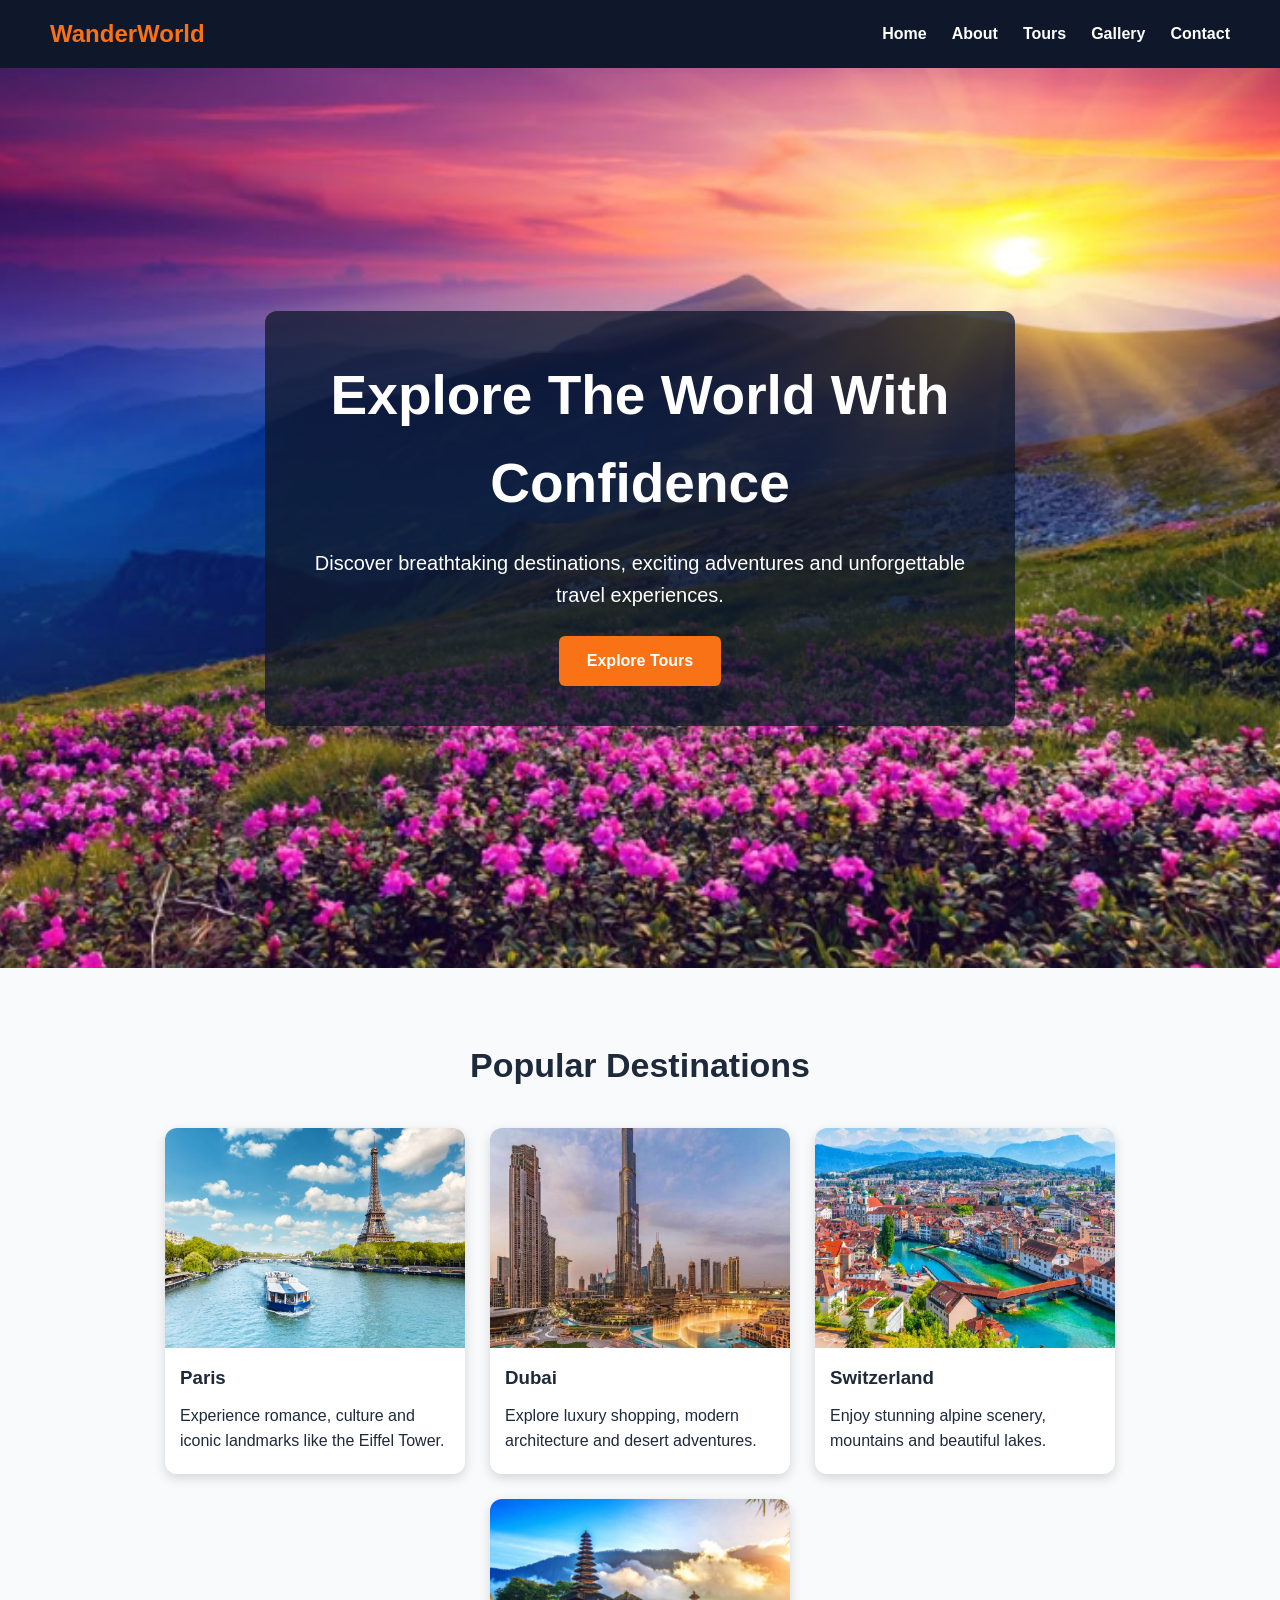
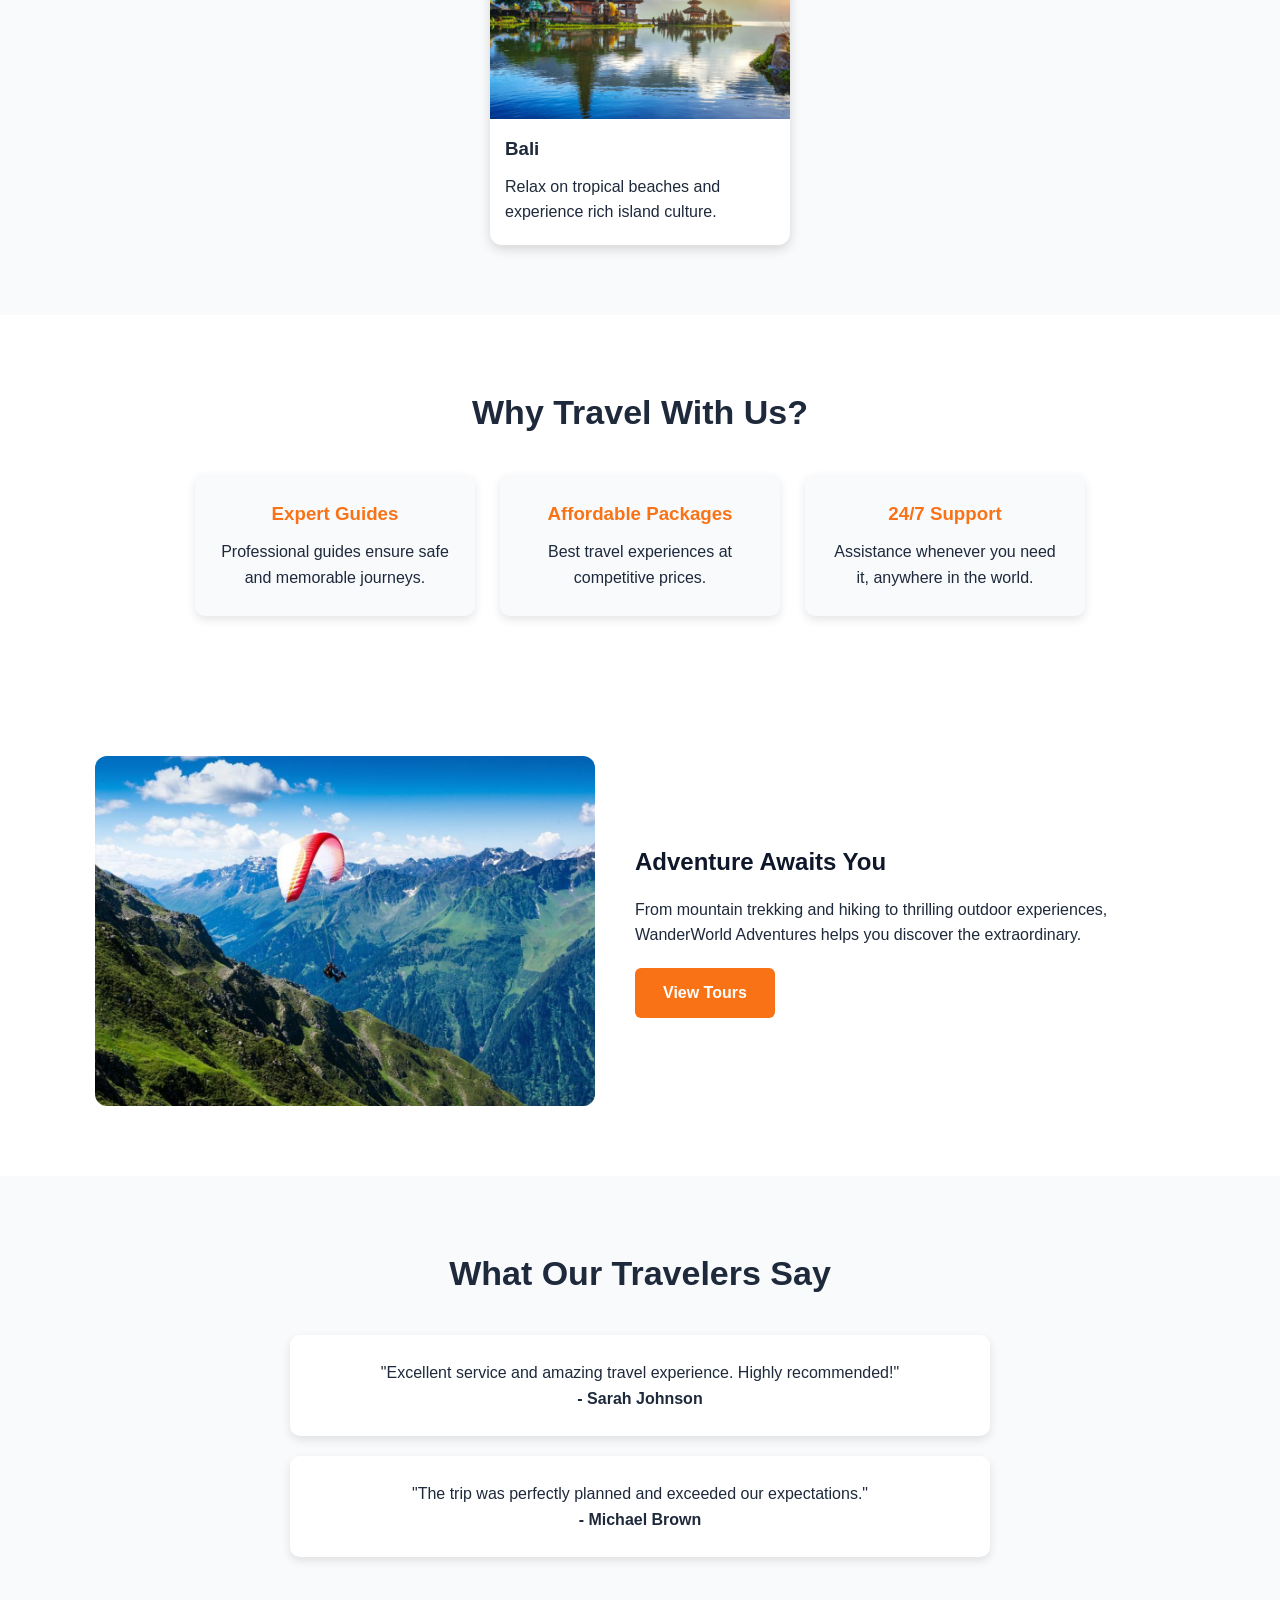
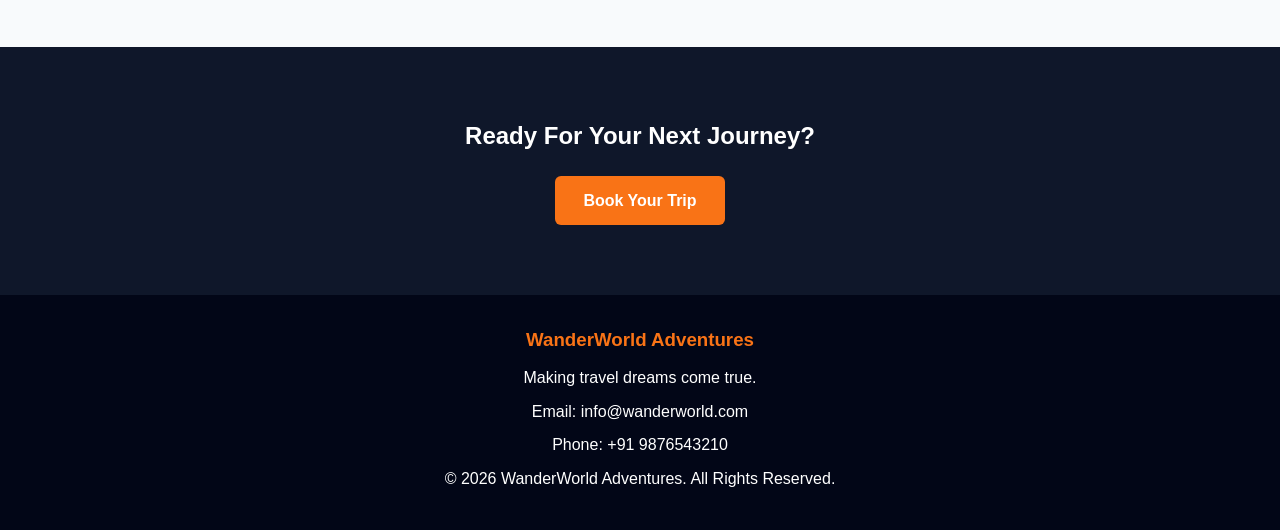
<file: index.html>
<!DOCTYPE html>
<html lang="en">

<head>

    <meta charset="UTF-8">

    <meta name="viewport"
        content="width=device-width, initial-scale=1.0">

    <title>WanderWorld Adventures | Explore The World</title>

    <meta name="description"
        content="Discover exciting destinations, adventure tours and unforgettable travel experiences with WanderWorld Adventures.">

    <meta name="keywords"
        content="travel agency, world tours, adventure travel, paris, dubai, bali, switzerland">

    <link rel="stylesheet"
        href="css/style.css">

</head>

<body>

    <!-- Navigation -->

    <nav class="navbar">

        <div class="logo">

            <h2>WanderWorld</h2>

        </div>

        <ul class="nav-links">

            <li><a href="index.html">Home</a></li>

            <li><a href="about.html">About</a></li>

            <li><a href="tours.html">Tours</a></li>

            <li><a href="gallery.html">Gallery</a></li>

            <li><a href="contact.html">Contact</a></li>

        </ul>

    </nav>

    <!-- Hero Section -->

    <section class="hero">

        <div class="hero-content">

            <h1>Explore The World With Confidence</h1>

            <p>
                Discover breathtaking destinations,
                exciting adventures and unforgettable
                travel experiences.
            </p>

            <a href="tours.html"
                class="btn">

                Explore Tours

            </a>

        </div>

    </section>

    <!-- Popular Destinations -->

    <section class="destinations">

        <h2 class="section-title">

            Popular Destinations

        </h2>

        <div class="destination-container">

            <div class="destination-card">

                <img src="images/paris.jpg"
                    alt="Paris">

                <h3>Paris</h3>

                <p>
                    Experience romance, culture and
                    iconic landmarks like the Eiffel Tower.
                </p>

            </div>

            <div class="destination-card">

                <img src="images/dubai.jpg"
                    alt="Dubai">

                <h3>Dubai</h3>

                <p>
                    Explore luxury shopping, modern
                    architecture and desert adventures.
                </p>

            </div>

            <div class="destination-card">

                <img src="images/switzerland.jpg"
                    alt="Switzerland">

                <h3>Switzerland</h3>

                <p>
                    Enjoy stunning alpine scenery,
                    mountains and beautiful lakes.
                </p>

            </div>

            <div class="destination-card">

                <img src="images/bali.jpg"
                    alt="Bali">

                <h3>Bali</h3>

                <p>
                    Relax on tropical beaches and
                    experience rich island culture.
                </p>

            </div>

        </div>

    </section>

    <!-- Why Choose Us -->

    <section class="features">

        <h2 class="section-title">

            Why Travel With Us?

        </h2>

        <div class="feature-container">

            <div class="feature-box">

                <h3>Expert Guides</h3>

                <p>
                    Professional guides ensure
                    safe and memorable journeys.
                </p>

            </div>

            <div class="feature-box">

                <h3>Affordable Packages</h3>

                <p>
                    Best travel experiences at
                    competitive prices.
                </p>

            </div>

            <div class="feature-box">

                <h3>24/7 Support</h3>

                <p>
                    Assistance whenever you need it,
                    anywhere in the world.
                </p>

            </div>

        </div>

    </section>

    <!-- Adventure Section -->

    <section class="adventure-section">

        <div class="adventure-image">

            <img src="images/adventure.jpg"
                alt="Adventure Travel">

        </div>

        <div class="adventure-content">

            <h2>Adventure Awaits You</h2>

            <p>

                From mountain trekking and hiking
                to thrilling outdoor experiences,
                WanderWorld Adventures helps you
                discover the extraordinary.

            </p>

            <a href="tours.html"
                class="btn">

                View Tours

            </a>

        </div>

    </section>

    <!-- Testimonials -->

    <section class="testimonials">

        <h2 class="section-title">

            What Our Travelers Say

        </h2>

        <div class="testimonial-card">

            <p>
                "Excellent service and amazing travel
                experience. Highly recommended!"
            </p>

            <h4>- Sarah Johnson</h4>

        </div>

        <div class="testimonial-card">

            <p>
                "The trip was perfectly planned and
                exceeded our expectations."
            </p>

            <h4>- Michael Brown</h4>

        </div>

    </section>

    <!-- Call To Action -->

    <section class="cta">

        <h2>

            Ready For Your Next Journey?

        </h2>

        <a href="contact.html"
            class="btn">

            Book Your Trip

        </a>

    </section>

    <!-- Footer -->

    <footer>

        <h3>WanderWorld Adventures</h3>

        <p>
            Making travel dreams come true.
        </p>

        <p>
            Email: info@wanderworld.com
        </p>

        <p>
            Phone: +91 9876543210
        </p>

        <p>
            © 2026 WanderWorld Adventures.
            All Rights Reserved.
        </p>

    </footer>

    <script src="js/script.js"></script>

</body>

</html>
</file>
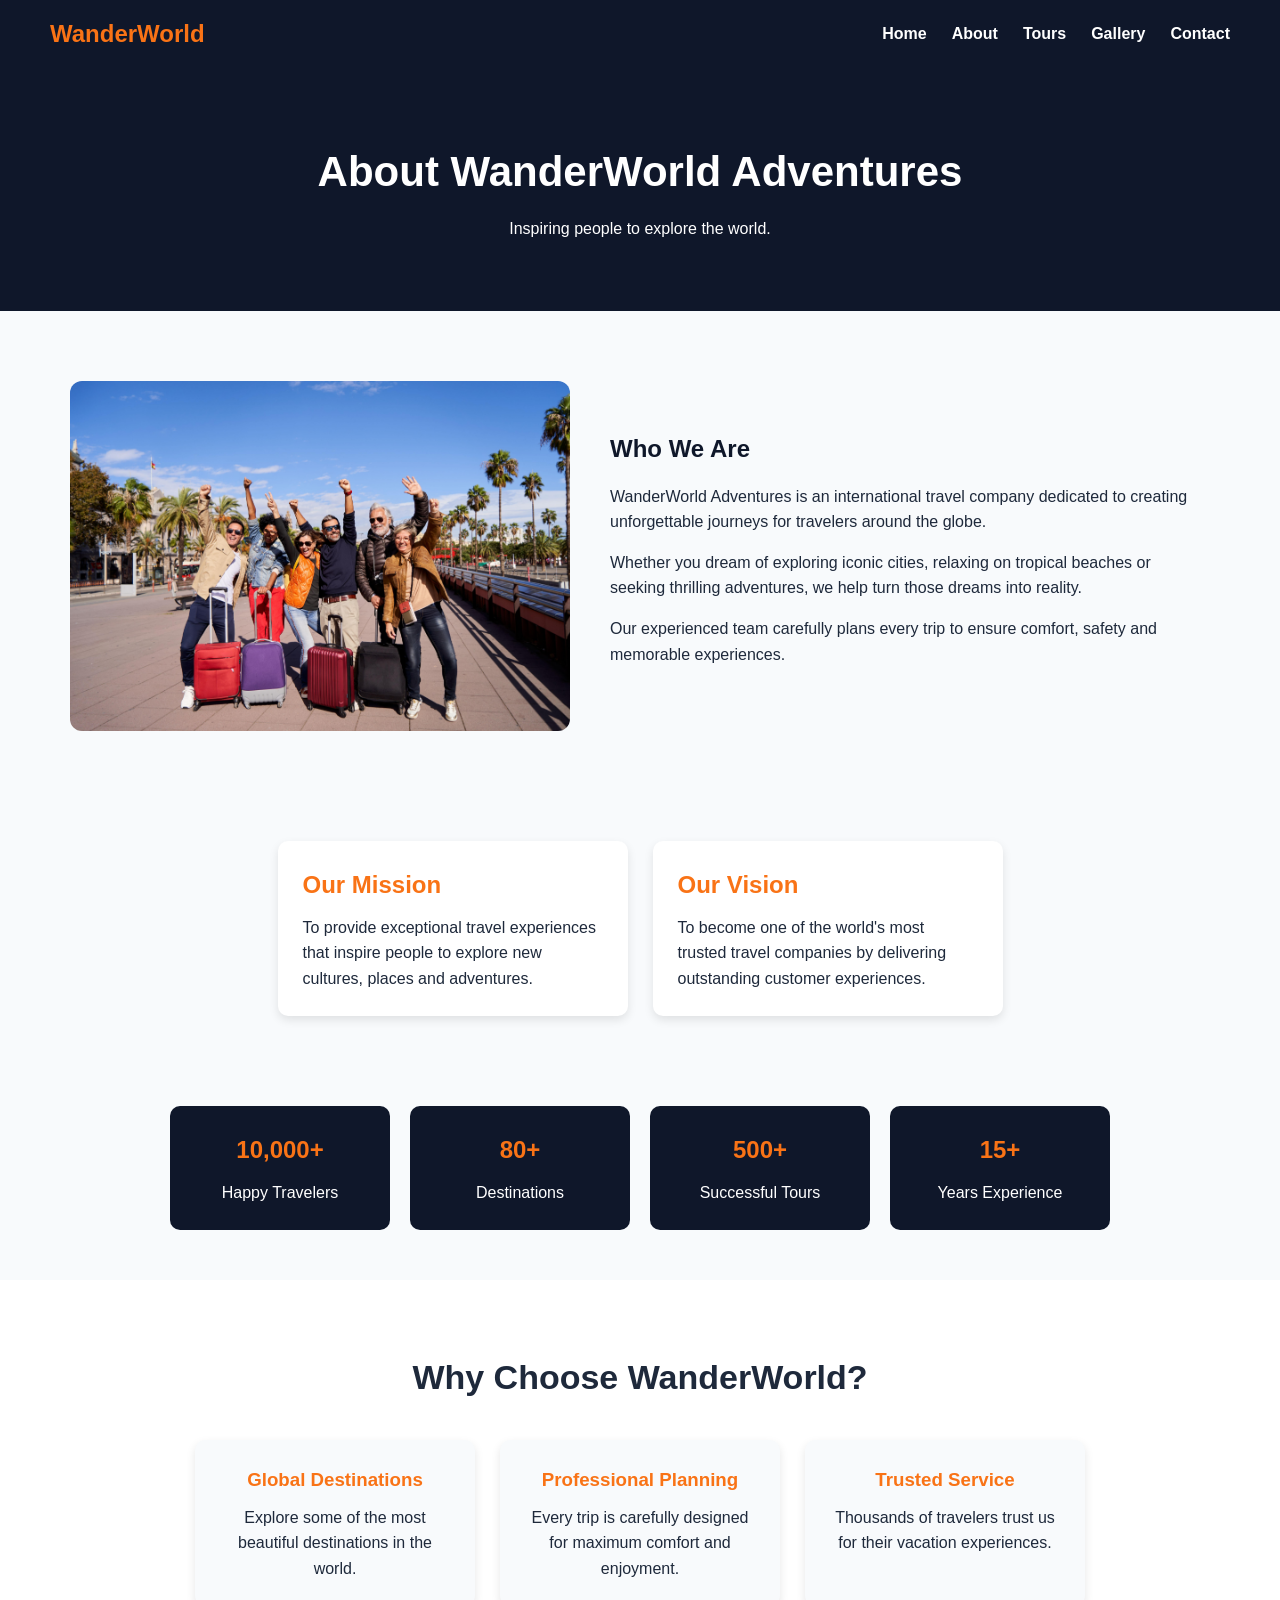
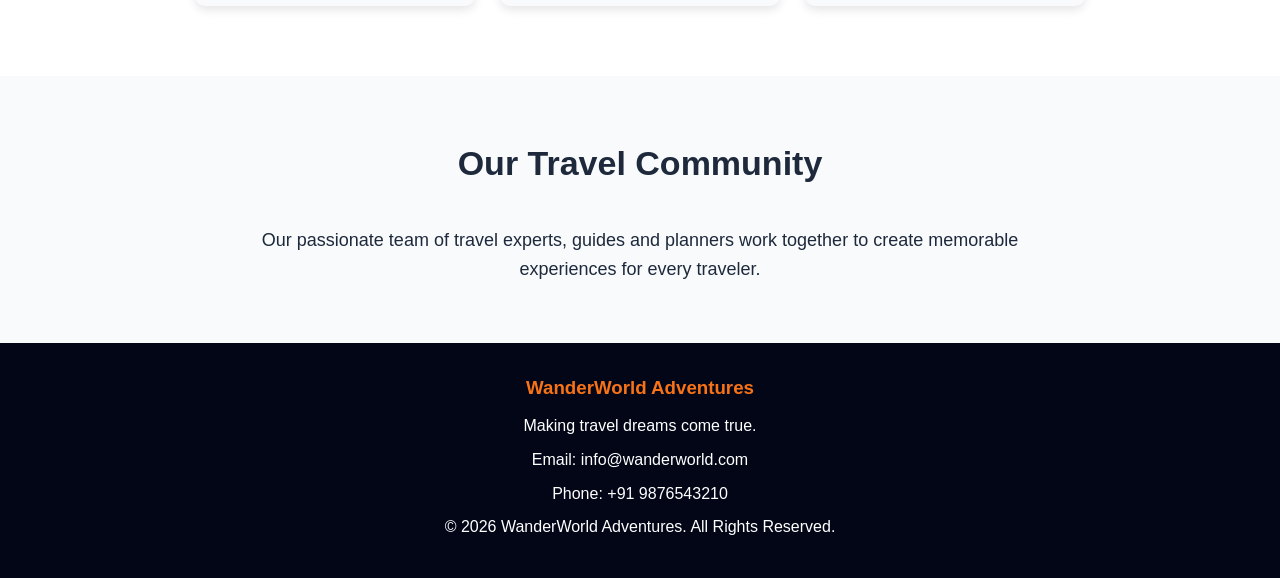
<file: about.html>
<!DOCTYPE html>
<html lang="en">

<head>

    <meta charset="UTF-8">

    <meta name="viewport"
        content="width=device-width, initial-scale=1.0">

    <title>About Us | WanderWorld Adventures</title>

    <meta name="description"
        content="Learn more about WanderWorld Adventures, our mission, vision and passion for creating unforgettable travel experiences.">

    <meta name="keywords"
        content="travel agency, world travel, adventure tours, tourism company">

    <link rel="stylesheet"
        href="css/style.css">

</head>

<body>

    <!-- Navigation -->

    <nav class="navbar">

        <div class="logo">

            <h2>WanderWorld</h2>

        </div>

        <ul class="nav-links">

            <li><a href="index.html">Home</a></li>

            <li><a href="about.html">About</a></li>

            <li><a href="tours.html">Tours</a></li>

            <li><a href="gallery.html">Gallery</a></li>

            <li><a href="contact.html">Contact</a></li>

        </ul>

    </nav>

    <!-- Page Banner -->

    <section class="page-banner">

        <h1>About WanderWorld Adventures</h1>

        <p>
            Inspiring people to explore the world.
        </p>

    </section>

    <!-- About Section -->

    <section class="about-section">

        <div class="about-image">

            <img src="images/travel-group.jpg"
                alt="Travel Group">

        </div>

        <div class="about-content">

            <h2>Who We Are</h2>

            <p>

                WanderWorld Adventures is an international
                travel company dedicated to creating
                unforgettable journeys for travelers
                around the globe.

            </p>

            <p>

                Whether you dream of exploring iconic
                cities, relaxing on tropical beaches
                or seeking thrilling adventures, we
                help turn those dreams into reality.

            </p>

            <p>

                Our experienced team carefully plans
                every trip to ensure comfort, safety
                and memorable experiences.

            </p>

        </div>

    </section>

    <!-- Mission and Vision -->

    <section class="mission-vision">

        <div class="info-card">

            <h2>Our Mission</h2>

            <p>

                To provide exceptional travel
                experiences that inspire people
                to explore new cultures, places
                and adventures.

            </p>

        </div>

        <div class="info-card">

            <h2>Our Vision</h2>

            <p>

                To become one of the world's most
                trusted travel companies by delivering
                outstanding customer experiences.

            </p>

        </div>

    </section>

    <!-- Statistics -->

    <section class="stats">

        <div class="stat-box">

            <h2>10,000+</h2>

            <p>Happy Travelers</p>

        </div>

        <div class="stat-box">

            <h2>80+</h2>

            <p>Destinations</p>

        </div>

        <div class="stat-box">

            <h2>500+</h2>

            <p>Successful Tours</p>

        </div>

        <div class="stat-box">

            <h2>15+</h2>

            <p>Years Experience</p>

        </div>

    </section>

    <!-- Why Choose Us -->

    <section class="features">

        <h2 class="section-title">

            Why Choose WanderWorld?

        </h2>

        <div class="feature-container">

            <div class="feature-box">

                <h3>Global Destinations</h3>

                <p>

                    Explore some of the most
                    beautiful destinations in
                    the world.

                </p>

            </div>

            <div class="feature-box">

                <h3>Professional Planning</h3>

                <p>

                    Every trip is carefully
                    designed for maximum comfort
                    and enjoyment.

                </p>

            </div>

            <div class="feature-box">

                <h3>Trusted Service</h3>

                <p>

                    Thousands of travelers trust
                    us for their vacation experiences.

                </p>

            </div>

        </div>

    </section>

    <!-- Team Section -->

    <section class="team-section">

        <h2 class="section-title">

            Our Travel Community

        </h2>

        <p class="team-text">

            Our passionate team of travel experts,
            guides and planners work together to
            create memorable experiences for every
            traveler.

        </p>

    </section>

    <!-- Footer -->

    <footer>

        <h3>WanderWorld Adventures</h3>

        <p>
            Making travel dreams come true.
        </p>

        <p>
            Email: info@wanderworld.com
        </p>

        <p>
            Phone: +91 9876543210
        </p>

        <p>
            © 2026 WanderWorld Adventures.
            All Rights Reserved.
        </p>

    </footer>

    <script src="js/script.js"></script>

</body>

</html>
</file>
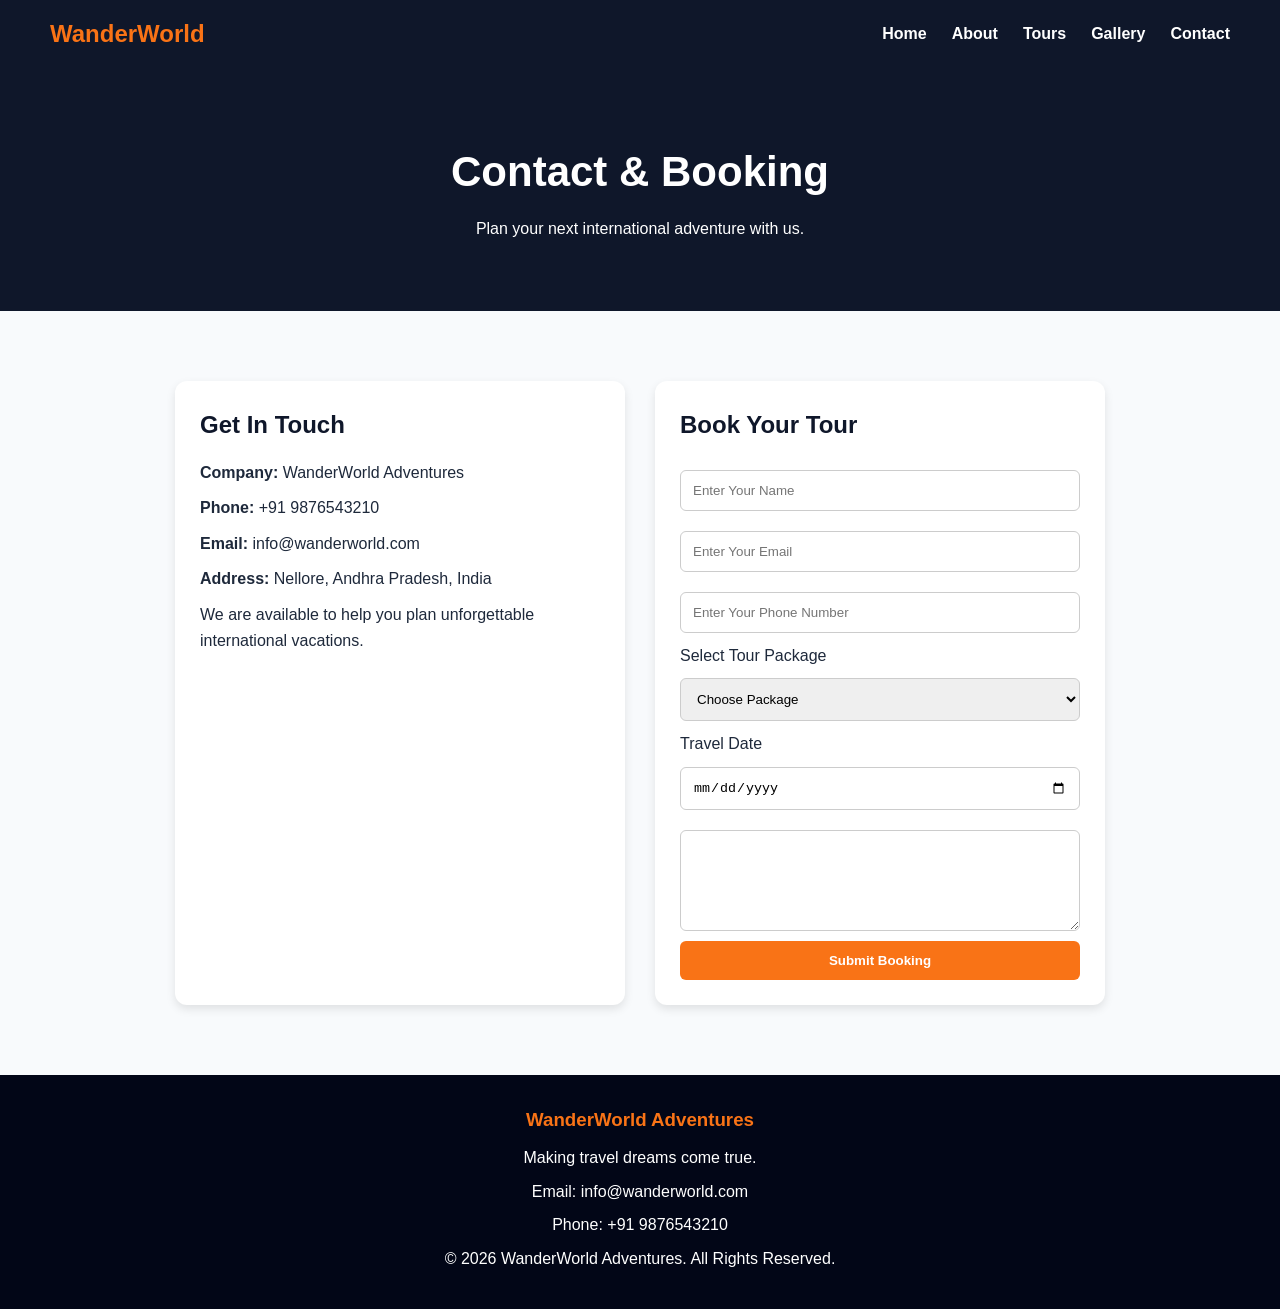
<file: contact.html>
<!DOCTYPE html>
<html lang="en">

<head>

    <meta charset="UTF-8">

    <meta name="viewport"
        content="width=device-width, initial-scale=1.0">

    <title>Contact Us | WanderWorld Adventures</title>

    <meta name="description"
        content="Contact WanderWorld Adventures and book your dream international tour today.">

    <meta name="keywords"
        content="travel booking, contact travel agency, international tours">

    <link rel="stylesheet"
        href="css/style.css">

</head>

<body>

    <!-- Navigation -->

    <nav class="navbar">

        <div class="logo">

            <h2>WanderWorld</h2>

        </div>

        <ul class="nav-links">

            <li><a href="index.html">Home</a></li>

            <li><a href="about.html">About</a></li>

            <li><a href="tours.html">Tours</a></li>

            <li><a href="gallery.html">Gallery</a></li>

            <li><a href="contact.html">Contact</a></li>

        </ul>

    </nav>

    <!-- Page Banner -->

    <section class="page-banner">

        <h1>Contact & Booking</h1>

        <p>
            Plan your next international adventure with us.
        </p>

    </section>

    <!-- Contact Section -->

    <section class="contact-section">

        <!-- Contact Information -->

        <div class="contact-info">

            <h2>Get In Touch</h2>

            <p>
                <strong>Company:</strong>
                WanderWorld Adventures
            </p>

            <p>
                <strong>Phone:</strong>
                +91 9876543210
            </p>

            <p>
                <strong>Email:</strong>
                info@wanderworld.com
            </p>

            <p>
                <strong>Address:</strong>
                Nellore, Andhra Pradesh, India
            </p>

            <p>
                We are available to help you plan
                unforgettable international vacations.
            </p>

        </div>

        <!-- Booking Form -->

        <div class="booking-form">

            <h2>Book Your Tour</h2>

            <form onsubmit="return validateForm()">

                <input
                    type="text"
                    id="name"
                    placeholder="Enter Your Name"
                    required>

                <input
                    type="email"
                    id="email"
                    placeholder="Enter Your Email"
                    required>

                <input
                    type="tel"
                    id="phone"
                    placeholder="Enter Your Phone Number"
                    required>

                <label>
                    Select Tour Package
                </label>

                <select
                    id="destination"
                    required>

                    <option value="">
                        Choose Package
                    </option>

                    <option>
                        Paris Escape
                    </option>

                    <option>
                        Dubai Explorer
                    </option>

                    <option>
                        Swiss Adventure
                    </option>

                    <option>
                        Bali Paradise
                    </option>

                </select>

                <label>
                    Travel Date
                </label>

                <input
                    type="date"
                    id="travel-date"
                    required>

                <textarea
                    rows="5"
                    placeholder="Special Requests (Optional)">
                </textarea>

                <button
                    type="submit"
                    class="btn">

                    Submit Booking

                </button>

            </form>

        </div>

    </section>

    <!-- Footer -->

    <footer>

        <h3>WanderWorld Adventures</h3>

        <p>
            Making travel dreams come true.
        </p>

        <p>
            Email: info@wanderworld.com
        </p>

        <p>
            Phone: +91 9876543210
        </p>

        <p>
            © 2026 WanderWorld Adventures.
            All Rights Reserved.
        </p>

    </footer>

    <script src="js/script.js"></script>

</body>

</html>
</file>
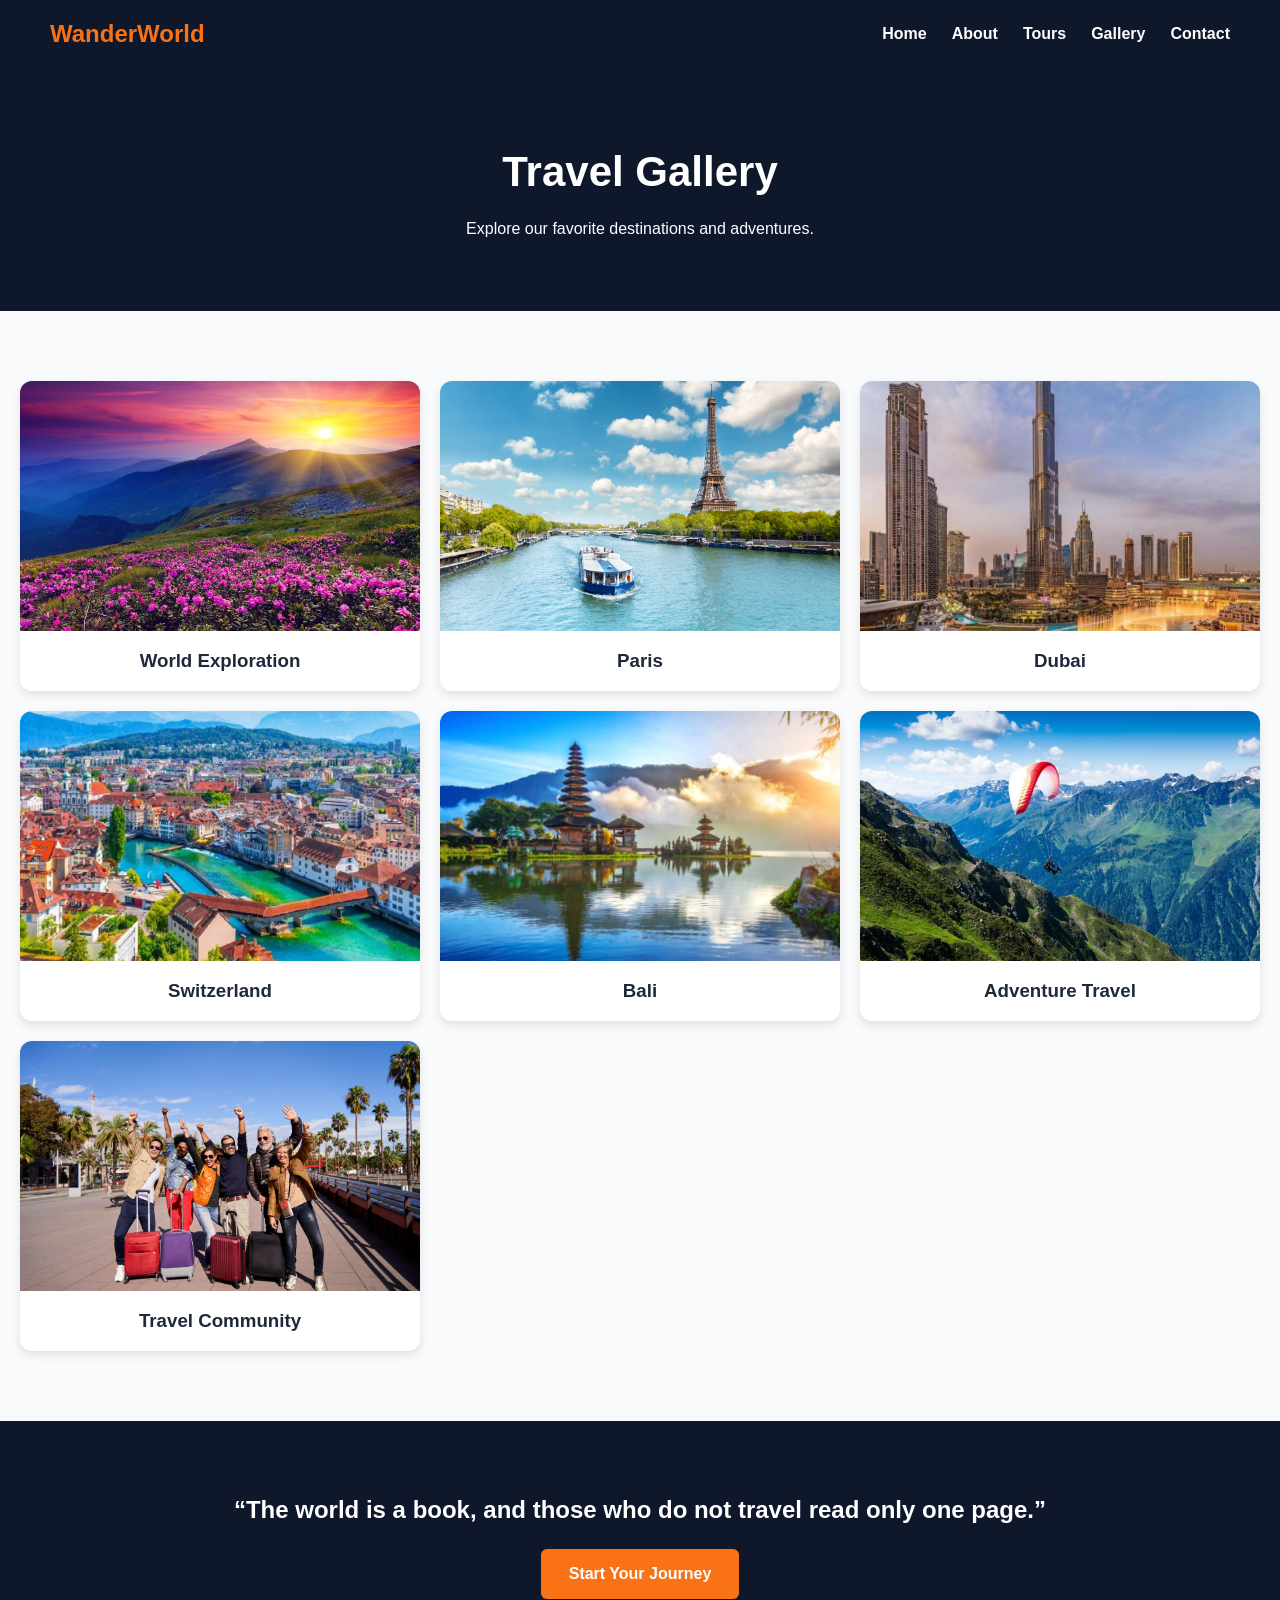
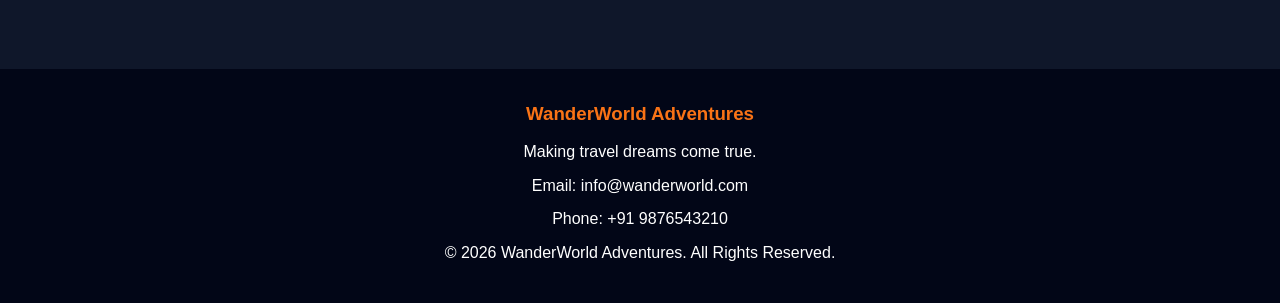
<file: gallery.html>
<!DOCTYPE html>
<html lang="en">

<head>

    <meta charset="UTF-8">

    <meta name="viewport"
        content="width=device-width, initial-scale=1.0">

    <title>Gallery | WanderWorld Adventures</title>

    <meta name="description"
        content="Browse stunning travel destinations and adventure experiences from around the world.">

    <meta name="keywords"
        content="travel gallery, paris, dubai, bali, switzerland, adventure travel">

    <link rel="stylesheet"
        href="css/style.css">

</head>

<body>

    <!-- Navigation -->

    <nav class="navbar">

        <div class="logo">

            <h2>WanderWorld</h2>

        </div>

        <ul class="nav-links">

            <li><a href="index.html">Home</a></li>

            <li><a href="about.html">About</a></li>

            <li><a href="tours.html">Tours</a></li>

            <li><a href="gallery.html">Gallery</a></li>

            <li><a href="contact.html">Contact</a></li>

        </ul>

    </nav>

    <!-- Page Banner -->

    <section class="page-banner">

        <h1>Travel Gallery</h1>

        <p>
            Explore our favorite destinations and adventures.
        </p>

    </section>

    <!-- Gallery -->

    <section class="gallery-section">

        <div class="gallery-container">

            <div class="gallery-card">

                <img src="images/hero-banner.jpg"
                    alt="Travel Banner">

                <h3>World Exploration</h3>

            </div>

            <div class="gallery-card">

                <img src="images/paris.jpg"
                    alt="Paris">

                <h3>Paris</h3>

            </div>

            <div class="gallery-card">

                <img src="images/dubai.jpg"
                    alt="Dubai">

                <h3>Dubai</h3>

            </div>

            <div class="gallery-card">

                <img src="images/switzerland.jpg"
                    alt="Switzerland">

                <h3>Switzerland</h3>

            </div>

            <div class="gallery-card">

                <img src="images/bali.jpg"
                    alt="Bali">

                <h3>Bali</h3>

            </div>

            <div class="gallery-card">

                <img src="images/adventure.jpg"
                    alt="Adventure">

                <h3>Adventure Travel</h3>

            </div>

            <div class="gallery-card">

                <img src="images/travel-group.jpg"
                    alt="Travel Group">

                <h3>Travel Community</h3>

            </div>

        </div>

    </section>

    <!-- Quote Section -->

    <section class="cta">

        <h2>
            “The world is a book, and those who do not travel read only one page.”
        </h2>

        <a href="contact.html"
            class="btn">

            Start Your Journey

        </a>

    </section>

    <!-- Footer -->

    <footer>

        <h3>WanderWorld Adventures</h3>

        <p>
            Making travel dreams come true.
        </p>

        <p>
            Email: info@wanderworld.com
        </p>

        <p>
            Phone: +91 9876543210
        </p>

        <p>
            © 2026 WanderWorld Adventures.
            All Rights Reserved.
        </p>

    </footer>

    <script src="js/script.js"></script>

</body>

</html>
</file>
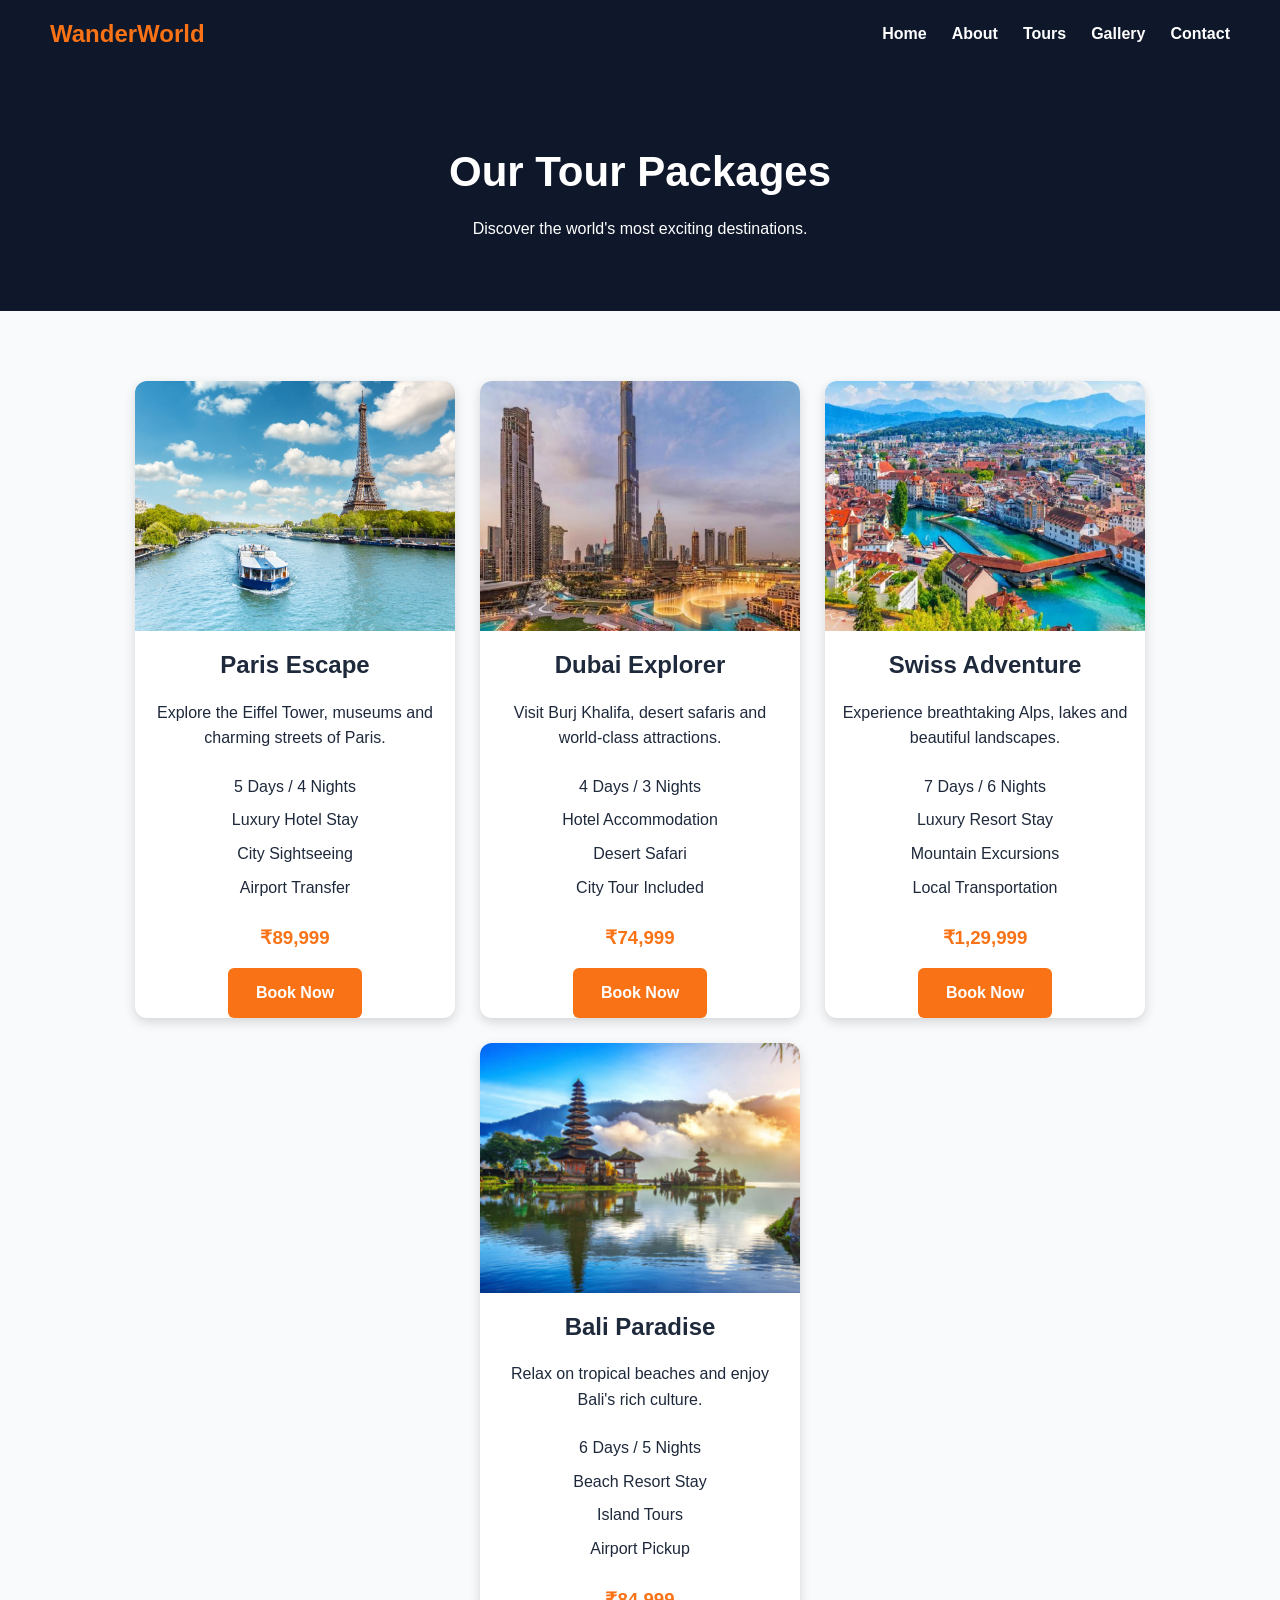
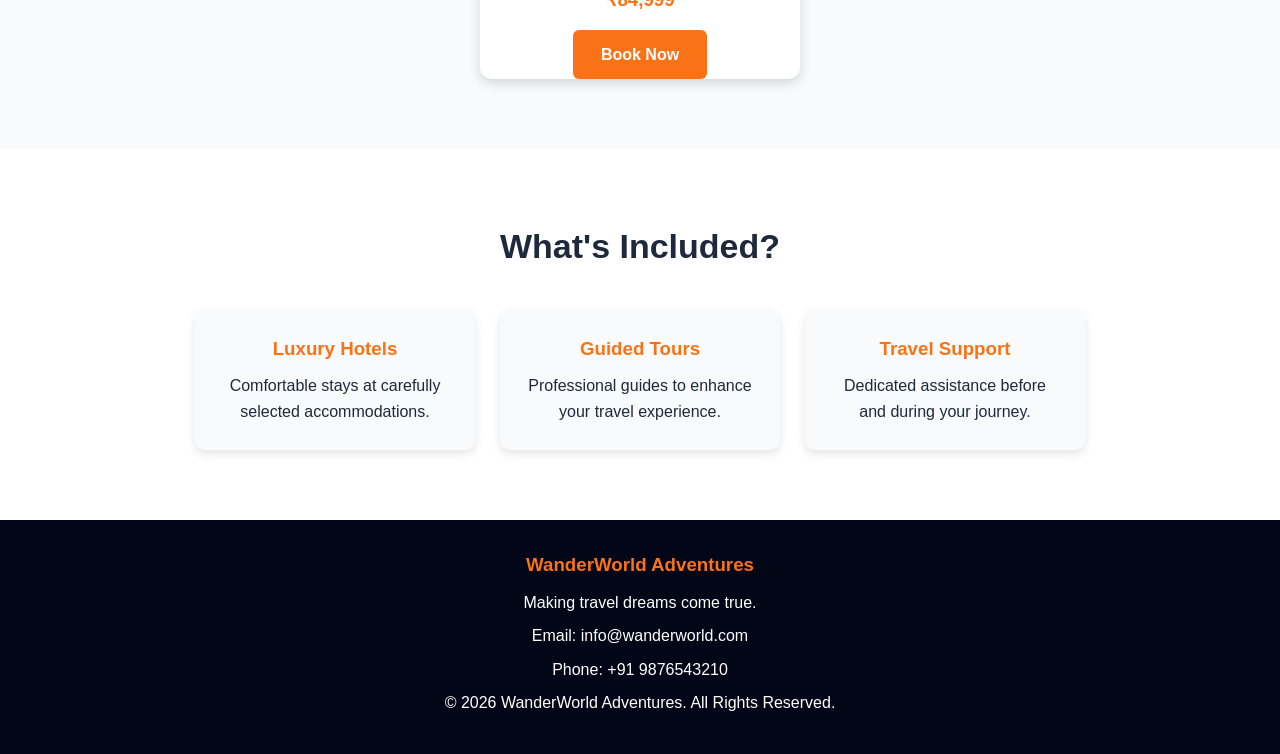
<file: tours.html>
<!DOCTYPE html>
<html lang="en">

<head>

    <meta charset="UTF-8">

    <meta name="viewport"
        content="width=device-width, initial-scale=1.0">

    <title>Tours | WanderWorld Adventures</title>

    <meta name="description"
        content="Explore exciting international tour packages with WanderWorld Adventures.">

    <meta name="keywords"
        content="Paris tour, Dubai package, Bali vacation, Switzerland travel">

    <link rel="stylesheet"
        href="css/style.css">

</head>

<body>

    <!-- Navigation -->

    <nav class="navbar">

        <div class="logo">

            <h2>WanderWorld</h2>

        </div>

        <ul class="nav-links">

            <li><a href="index.html">Home</a></li>

            <li><a href="about.html">About</a></li>

            <li><a href="tours.html">Tours</a></li>

            <li><a href="gallery.html">Gallery</a></li>

            <li><a href="contact.html">Contact</a></li>

        </ul>

    </nav>

    <!-- Page Banner -->

    <section class="page-banner">

        <h1>Our Tour Packages</h1>

        <p>
            Discover the world's most exciting destinations.
        </p>

    </section>

    <!-- Tours Section -->

    <section class="packages-section">

        <div class="package-container">

            <!-- Paris -->

            <div class="package-card">

                <img src="images/paris.jpg"
                    alt="Paris">

                <h2>Paris Escape</h2>

                <p>
                    Explore the Eiffel Tower,
                    museums and charming streets
                    of Paris.
                </p>

                <ul>

                    <li>5 Days / 4 Nights</li>

                    <li>Luxury Hotel Stay</li>

                    <li>City Sightseeing</li>

                    <li>Airport Transfer</li>

                </ul>

                <h3>₹89,999</h3>

                <a href="contact.html"
                    class="btn">

                    Book Now

                </a>

            </div>

            <!-- Dubai -->

            <div class="package-card">

                <img src="images/dubai.jpg"
                    alt="Dubai">

                <h2>Dubai Explorer</h2>

                <p>
                    Visit Burj Khalifa, desert
                    safaris and world-class attractions.
                </p>

                <ul>

                    <li>4 Days / 3 Nights</li>

                    <li>Hotel Accommodation</li>

                    <li>Desert Safari</li>

                    <li>City Tour Included</li>

                </ul>

                <h3>₹74,999</h3>

                <a href="contact.html"
                    class="btn">

                    Book Now

                </a>

            </div>

            <!-- Switzerland -->

            <div class="package-card">

                <img src="images/switzerland.jpg"
                    alt="Switzerland">

                <h2>Swiss Adventure</h2>

                <p>
                    Experience breathtaking Alps,
                    lakes and beautiful landscapes.
                </p>

                <ul>

                    <li>7 Days / 6 Nights</li>

                    <li>Luxury Resort Stay</li>

                    <li>Mountain Excursions</li>

                    <li>Local Transportation</li>

                </ul>

                <h3>₹1,29,999</h3>

                <a href="contact.html"
                    class="btn">

                    Book Now

                </a>

            </div>

            <!-- Bali -->

            <div class="package-card">

                <img src="images/bali.jpg"
                    alt="Bali">

                <h2>Bali Paradise</h2>

                <p>
                    Relax on tropical beaches
                    and enjoy Bali's rich culture.
                </p>

                <ul>

                    <li>6 Days / 5 Nights</li>

                    <li>Beach Resort Stay</li>

                    <li>Island Tours</li>

                    <li>Airport Pickup</li>

                </ul>

                <h3>₹84,999</h3>

                <a href="contact.html"
                    class="btn">

                    Book Now

                </a>

            </div>

        </div>

    </section>

    <!-- Benefits Section -->

    <section class="features">

        <h2 class="section-title">

            What's Included?

        </h2>

        <div class="feature-container">

            <div class="feature-box">

                <h3>Luxury Hotels</h3>

                <p>
                    Comfortable stays at carefully
                    selected accommodations.
                </p>

            </div>

            <div class="feature-box">

                <h3>Guided Tours</h3>

                <p>
                    Professional guides to enhance
                    your travel experience.
                </p>

            </div>

            <div class="feature-box">

                <h3>Travel Support</h3>

                <p>
                    Dedicated assistance before
                    and during your journey.
                </p>

            </div>

        </div>

    </section>

    <!-- Footer -->

    <footer>

        <h3>WanderWorld Adventures</h3>

        <p>
            Making travel dreams come true.
        </p>

        <p>
            Email: info@wanderworld.com
        </p>

        <p>
            Phone: +91 9876543210
        </p>

        <p>
            © 2026 WanderWorld Adventures.
            All Rights Reserved.
        </p>

    </footer>

    <script src="js/script.js"></script>

</body>

</html>
</file>
<file: css/style.css>
/* =========================
   RESET
========================= */

*{
    margin:0;
    padding:0;
    box-sizing:border-box;
}

body{
    font-family:Arial, sans-serif;
    background:#f8fafc;
    color:#1e293b;
    line-height:1.6;
}

img{
    width:100%;
    display:block;
}

/* =========================
   NAVBAR
========================= */

.navbar{
    background:#0f172a;
    color:white;
    display:flex;
    justify-content:space-between;
    align-items:center;
    padding:15px 50px;
    position:sticky;
    top:0;
    z-index:1000;
}

.logo h2{
    color:#f97316;
}

.nav-links{
    list-style:none;
    display:flex;
}

.nav-links li{
    margin-left:25px;
}

.nav-links a{
    text-decoration:none;
    color:white;
    font-weight:bold;
    transition:0.3s;
}

.nav-links a:hover{
    color:#f97316;
}

/* =========================
   HERO SECTION
========================= */

.hero{
    background:url("../images/hero-banner.jpg");
    background-size:cover;
    background-position:center;
    height:100vh;

    display:flex;
    justify-content:center;
    align-items:center;
    text-align:center;
}

.hero-content{
    background:rgba(15,23,42,0.75);
    color:white;
    padding:40px;
    border-radius:12px;
    max-width:750px;
}

.hero-content h1{
    font-size:55px;
    margin-bottom:20px;
}

.hero-content p{
    font-size:20px;
    margin-bottom:25px;
}

/* =========================
   BUTTON
========================= */

.btn{
    display:inline-block;
    background:#f97316;
    color:white;
    text-decoration:none;
    padding:12px 28px;
    border-radius:6px;
    font-weight:bold;
    transition:0.3s;
}

.btn:hover{
    background:#ea580c;
}

/* =========================
   PAGE BANNER
========================= */

.page-banner{
    background:#0f172a;
    color:white;
    text-align:center;
    padding:70px 20px;
}

.page-banner h1{
    font-size:42px;
    margin-bottom:10px;
}

/* =========================
   SECTION TITLE
========================= */

.section-title{
    text-align:center;
    font-size:34px;
    margin-bottom:35px;
}

/* =========================
   DESTINATIONS
========================= */

.destinations{
    padding:70px 20px;
}

.destination-container{
    display:flex;
    flex-wrap:wrap;
    justify-content:center;
    gap:25px;
}

.destination-card{
    width:300px;
    background:white;
    border-radius:12px;
    overflow:hidden;
    box-shadow:0 4px 12px rgba(0,0,0,0.15);
    transition:0.3s;
}

.destination-card:hover{
    transform:translateY(-8px);
}

.destination-card img{
    height:220px;
    object-fit:cover;
}

.destination-card h3{
    padding:15px 15px 10px;
}

.destination-card p{
    padding:0 15px 20px;
}

/* =========================
   FEATURES
========================= */

.features{
    padding:70px 20px;
    background:white;
}

.feature-container{
    display:flex;
    flex-wrap:wrap;
    justify-content:center;
    gap:25px;
}

.feature-box{
    width:280px;
    background:#f8fafc;
    padding:25px;
    border-radius:10px;
    text-align:center;
    box-shadow:0 4px 10px rgba(0,0,0,0.1);
}

.feature-box h3{
    color:#f97316;
    margin-bottom:10px;
}

/* =========================
   ABOUT SECTION
========================= */

.about-section{
    display:flex;
    flex-wrap:wrap;
    align-items:center;
    justify-content:center;
    gap:40px;
    padding:70px 20px;
}

.about-image img{
    width:500px;
    height:350px;
    object-fit:cover;
    border-radius:12px;
}

.about-content{
    max-width:600px;
}

.about-content h2{
    margin-bottom:15px;
    color:#0f172a;
}

.about-content p{
    margin-bottom:15px;
}

/* =========================
   MISSION & VISION
========================= */

.mission-vision{
    display:flex;
    flex-wrap:wrap;
    justify-content:center;
    gap:25px;
    padding:40px 20px;
}

.info-card{
    width:350px;
    background:white;
    padding:25px;
    border-radius:10px;
    box-shadow:0 4px 10px rgba(0,0,0,0.1);
}

.info-card h2{
    color:#f97316;
    margin-bottom:10px;
}

/* =========================
   STATS
========================= */

.stats{
    display:flex;
    flex-wrap:wrap;
    justify-content:center;
    gap:20px;
    padding:50px 20px;
}

.stat-box{
    width:220px;
    text-align:center;
    background:#0f172a;
    color:white;
    padding:25px;
    border-radius:10px;
}

.stat-box h2{
    color:#f97316;
    margin-bottom:10px;
}

/* =========================
   TOURS
========================= */

.packages-section{
    padding:70px 20px;
}

.package-container{
    display:flex;
    flex-wrap:wrap;
    justify-content:center;
    gap:25px;
}

.package-card{
    width:320px;
    background:white;
    border-radius:12px;
    overflow:hidden;
    text-align:center;
    box-shadow:0 4px 12px rgba(0,0,0,0.15);
    transition:0.3s;
}

.package-card:hover{
    transform:translateY(-8px);
}

.package-card img{
    height:250px;
    object-fit:cover;
}

.package-card h2{
    padding:15px;
}

.package-card p{
    padding:0 15px 15px;
}

.package-card ul{
    list-style:none;
    padding:0 15px 15px;
}

.package-card ul li{
    margin:8px 0;
}

.package-card h3{
    color:#f97316;
    margin-bottom:15px;
}

/* =========================
   ADVENTURE SECTION
========================= */

.adventure-section{
    display:flex;
    flex-wrap:wrap;
    align-items:center;
    justify-content:center;
    gap:40px;
    padding:70px 20px;
    background:white;
}

.adventure-image img{
    width:500px;
    height:350px;
    object-fit:cover;
    border-radius:12px;
}

.adventure-content{
    max-width:550px;
}

.adventure-content h2{
    margin-bottom:15px;
    color:#0f172a;
}

.adventure-content p{
    margin-bottom:20px;
}

/* =========================
   TESTIMONIALS
========================= */

.testimonials{
    padding:70px 20px;
    text-align:center;
}

.testimonial-card{
    max-width:700px;
    margin:20px auto;
    background:white;
    padding:25px;
    border-radius:10px;
    box-shadow:0 4px 10px rgba(0,0,0,0.1);
}

/* =========================
   GALLERY
========================= */

.gallery-section{
    padding:70px 20px;
}

.gallery-container{
    display:grid;
    grid-template-columns:repeat(auto-fit,minmax(300px,1fr));
    gap:20px;
}

.gallery-card{
    background:white;
    border-radius:12px;
    overflow:hidden;
    text-align:center;
    box-shadow:0 4px 10px rgba(0,0,0,0.1);
}

.gallery-card img{
    height:250px;
    object-fit:cover;
}

.gallery-card h3{
    padding:15px;
}

/* =========================
   CONTACT
========================= */

.contact-section{
    display:flex;
    flex-wrap:wrap;
    justify-content:center;
    gap:30px;
    padding:70px 20px;
}

.contact-info,
.booking-form{
    width:450px;
    background:white;
    padding:25px;
    border-radius:12px;
    box-shadow:0 4px 10px rgba(0,0,0,0.1);
}

.contact-info h2,
.booking-form h2{
    color:#0f172a;
    margin-bottom:15px;
}

.contact-info p{
    margin-bottom:10px;
}

.booking-form form{
    display:flex;
    flex-direction:column;
}

.booking-form input,
.booking-form select,
.booking-form textarea{
    padding:12px;
    margin:10px 0;
    border:1px solid #ccc;
    border-radius:6px;
}

.booking-form button{
    border:none;
    cursor:pointer;
}

/* =========================
   TEAM SECTION
========================= */

.team-section{
    text-align:center;
    padding:60px 20px;
}

.team-text{
    max-width:800px;
    margin:auto;
    font-size:18px;
}

/* =========================
   CTA
========================= */

.cta{
    background:#0f172a;
    color:white;
    text-align:center;
    padding:70px 20px;
}

.cta h2{
    margin-bottom:20px;
}

/* =========================
   FOOTER
========================= */

footer{
    background:#020617;
    color:white;
    text-align:center;
    padding:30px;
}

footer h3{
    color:#f97316;
    margin-bottom:10px;
}

footer p{
    margin:8px 0;
}

/* =========================
   RESPONSIVE
========================= */

@media(max-width:768px){

    .navbar{
        flex-direction:column;
        text-align:center;
    }

    .nav-links{
        flex-direction:column;
        margin-top:15px;
    }

    .nav-links li{
        margin:10px 0;
    }

    .hero-content h1{
        font-size:35px;
    }

    .hero-content p{
        font-size:18px;
    }

    .about-image img,
    .adventure-image img{
        width:100%;
        height:250px;
    }

    .destination-card,
    .package-card,
    .feature-box,
    .info-card,
    .contact-info,
    .booking-form{
        width:100%;
    }
}
</file>
